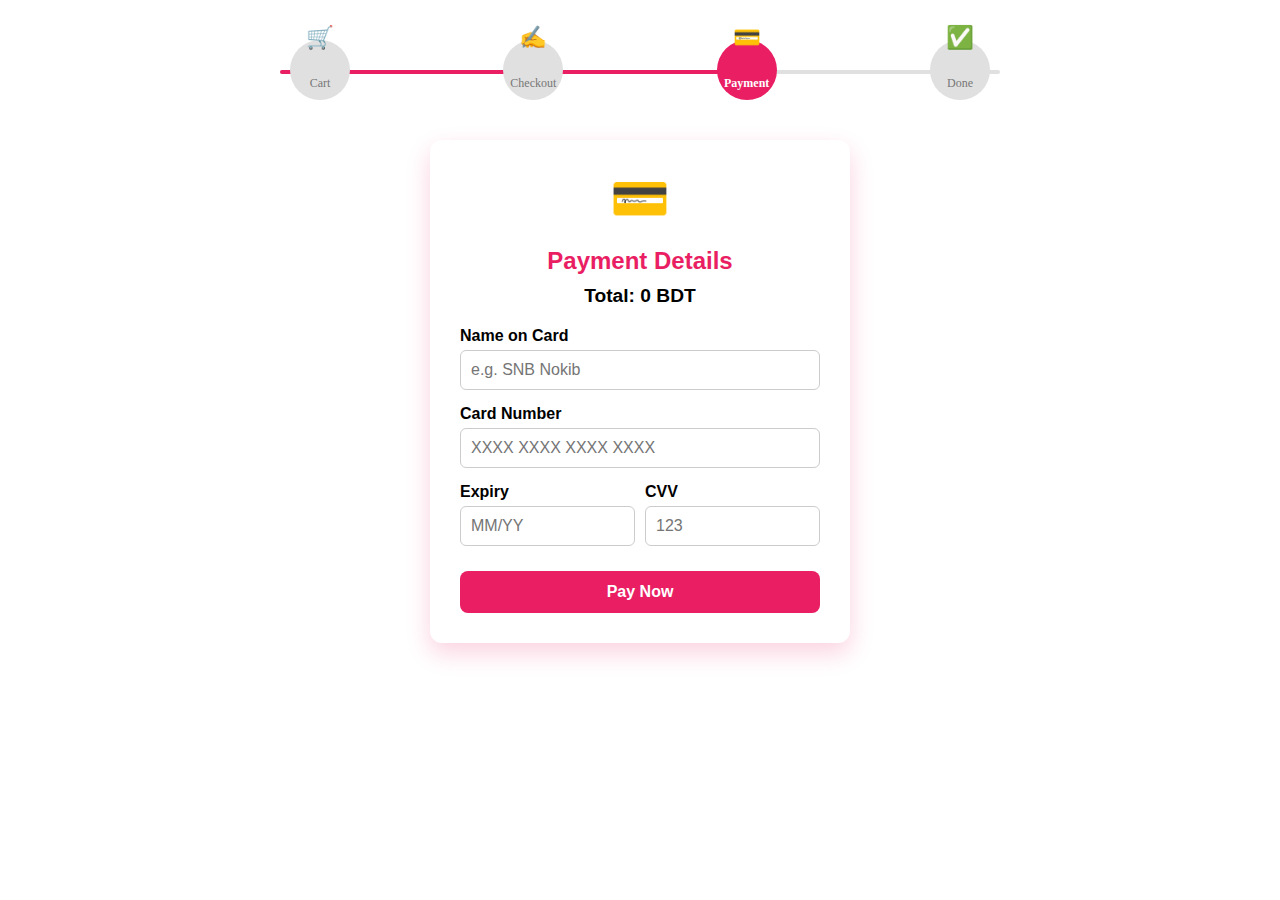
<file: payment.html>
<!DOCTYPE html>
<html lang="en">
<head>
  <meta charset="UTF-8" />
  <meta name="viewport" content="width=device-width, initial-scale=1" />
  <title>Zoha Fashion - Payment</title>
   <link rel="stylesheet" href="pay.css">
</head>
<body>
  <!-- Loading Spinner -->
  <div id="loading-spinner">
    <div class="spinner"></div>
  </div>

  <!-- Progress Bar -->
  <div class="progress-wrapper">
    <div class="progress-line"><div class="progress-fill" id="progress-fill"></div></div>
    <div class="step-icon cart"><span>🛒</span><p>Cart</p></div>
    <div class="step-icon checkout"><span>✍️</span><p>Checkout</p></div>
    <div class="step-icon payment active"><span>💳</span><p>Payment</p></div>
    <div class="step-icon done"><span>✅</span><p>Done</p></div>
  </div>

  <!-- Payment Box -->
  <div class="payment-box">
    <div class="card-icon">💳</div>
    <h2>Payment Details</h2>
    <div class="total">Total: <span id="total-price">0 BDT</span></div>

    <div class="form-group">
      <label for="card-name">Name on Card</label>
      <input type="text" id="card-name" placeholder="e.g. SNB Nokib" required />
    </div>

    <div class="form-group">
      <label for="card-number">Card Number</label>
      <input type="text" id="card-number" maxlength="19" placeholder="XXXX XXXX XXXX XXXX" required />
    </div>

    <div class="form-row">
      <div class="form-group">
        <label for="expiry">Expiry</label>
        <input type="text" id="expiry" maxlength="5" placeholder="MM/YY" required />
      </div>
      <div class="form-group">
        <label for="cvv">CVV</label>
        <input type="password" id="cvv" maxlength="4" placeholder="123" required />
      </div>
    </div>

    <button class="pay-btn" id="pay-now">Pay Now</button>
  </div>

   <script src="pay.js"></script>
</body>
</html>
</file>
<file: pay.css>
/* Loading Spinner */
#loading-spinner {
  position: fixed;
  top: 0; left: 0; width: 100%; height: 100%;
  background: rgba(255,255,255,0.8);
  display: none;
  justify-content: center;
  align-items: center;
  z-index: 9999;
}

.spinner {
  width: 50px;
  height: 50px;
  border: 5px solid #e91e63;
  border-top-color: transparent;
  border-radius: 50%;
  animation: spin 1s linear infinite;
}

@keyframes spin {
  to { transform: rotate(360deg); }
}

/* Progress Bar */
.progress-wrapper {
  position: relative;
  display: flex;
  justify-content: space-between;
  align-items: center;
  max-width: 700px;
  margin: 40px auto;
  padding: 0 10px;
}

.progress-line {
  position: absolute;
  top: 30px;
  left: 0;
  height: 4px;
  width: 100%;
  background: #e0e0e0;
  z-index: 0;
  border-radius: 4px;
}

.progress-fill {
  height: 100%;
  background: #e91e63;
  width: 65%; /* Set this dynamically in JS */
  transition: width 0.4s ease;
  border-radius: 4px;
}

.step-icon {
  position: relative;
  background: #e0e0e0;
  color: #777;
  width: 60px;
  height: 60px;
  border-radius: 50%;
  font-size: 1.5rem;
  text-align: center;
  line-height: 60px;
  z-index: 1;
  transition: 0.3s ease;
  display: flex;
  flex-direction: column;
  justify-content: center;
}

.step-icon span {
  line-height: 1;
  font-size: 1.4rem;
}

.step-icon p {
  font-size: 0.75rem;
  margin: 4px 0 0;
}

.step-icon.active {
  background: #e91e63;
  color: white;
  font-weight: bold;
}

/* Payment Box */
.payment-box {
  background: white;
  padding: 30px;
  border-radius: 12px;
  box-shadow: 0 10px 25px rgba(233, 30, 99, 0.2);
  width: 360px;
  margin: 0 auto 60px;
  font-family: 'Segoe UI', sans-serif;
  text-align: center;
}

.card-icon {
  font-size: 3rem;
  color: #e91e63;
  margin-bottom: 15px;
}

.payment-box h2 {
  color: #e91e63;
  margin-bottom: 10px;
}

.total {
  font-weight: bold;
  font-size: 1.2rem;
  margin-bottom: 20px;
}

.form-group {
  margin-bottom: 15px;
  text-align: left;
}

label {
  display: block;
  font-weight: 600;
  margin-bottom: 5px;
}

input {
  width: 100%;
  padding: 10px;
  border: 1px solid #ccc;
  border-radius: 6px;
  font-size: 1rem;
  box-sizing: border-box;
}

.form-row {
  display: flex;
  gap: 10px;
}

.pay-btn {
  width: 100%;
  padding: 12px;
  background: #e91e63;
  color: white;
  font-size: 1rem;
  font-weight: bold;
  border: none;
  border-radius: 8px;
  cursor: pointer;
  margin-top: 10px;
  transition: background 0.3s;
}

.pay-btn:hover {
  background: #c2185b;
}

/* Responsive */
@media (max-width: 400px) {
  .payment-box {
    width: 90%;
  }

  .step-icon {
    width: 50px;
    height: 50px;
    font-size: 1.1rem;
  }
}
</file>
